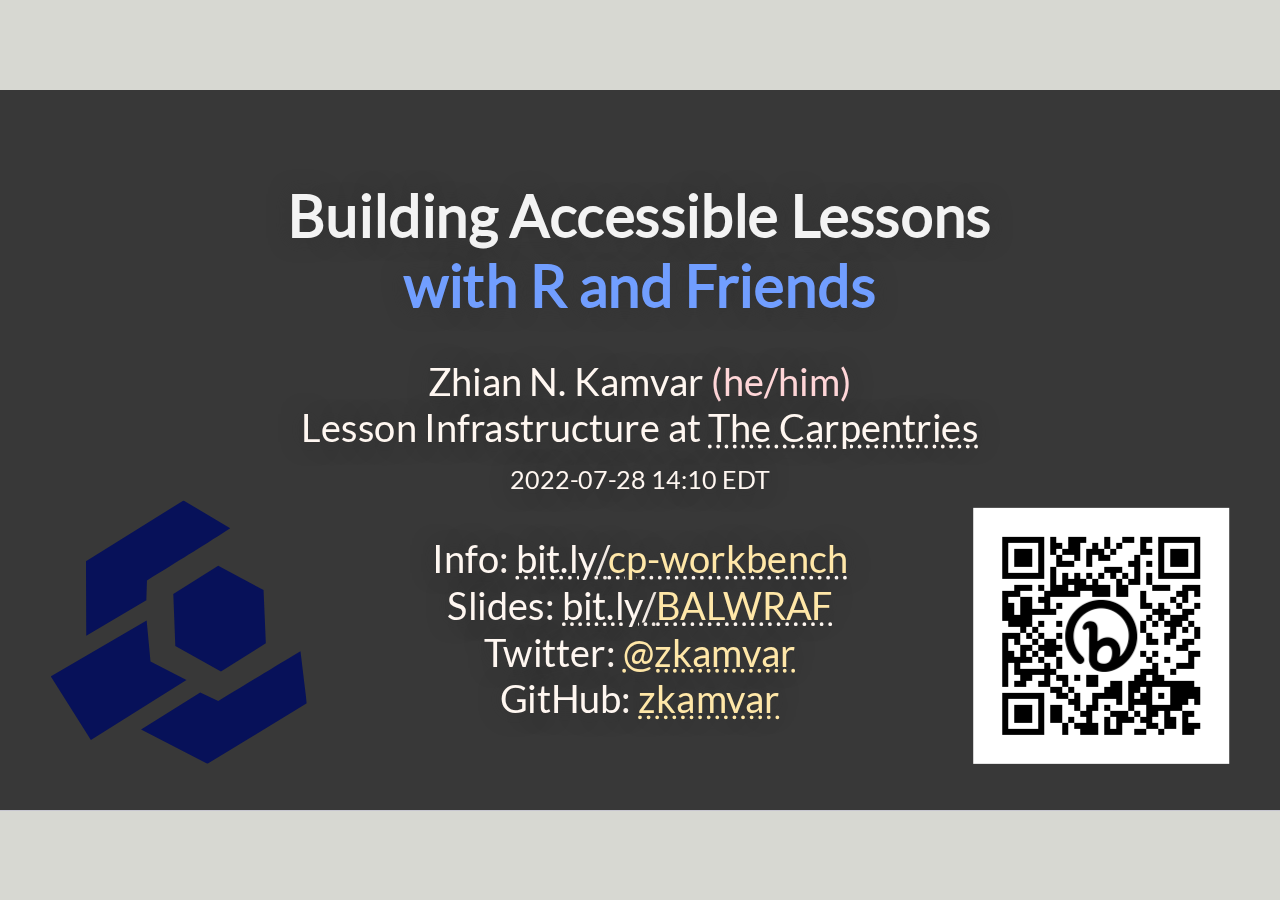
<file: kamvar-2022-r-friends.html>
<!DOCTYPE html>
<html lang="" xml:lang="">
  <head>
    <title>Building Accessible Lessons with R and Friends</title>
    <meta charset="utf-8" />
    <meta name="author" content="Zhian N. Kamvar (he/him)" />
    <script src="libs/header-attrs-2.14/header-attrs.js"></script>
    <link href="libs/remark-css-0.0.1/default.css" rel="stylesheet" />
    <link rel="stylesheet" href="znk.css" type="text/css" />
  </head>
  <body>
    <textarea id="source">


class: title-slide, inverse, center, middle

.title[# Building Accessible Lessons &lt;br&gt; .cp-pond[with R and Friends]]
.brain.author[
Zhian N. Kamvar .cp-wand[(he/him)]  &lt;br&gt; Lesson Infrastructure at [The Carpentries](https://carpentries.org/)&lt;br&gt;.smol-brain[2022-07-28 14:10 EDT]
]
.brain.institute[

Info: [bit.ly/.cp-dawn[cp-workbench]](https://bit.ly/cp-workbench)&lt;br&gt;Slides: [bit.ly/.cp-dawn[BALWRAF]](https://bit.ly/BALWRAF)&lt;br&gt;Twitter: .cp-dawn[[@zkamvar](https://twitter.com/zkamvar)]&lt;br&gt;GitHub: .cp-dawn[[zkamvar](https://twitter.com/zkamvar)]&lt;br&gt;


]

???

Hello, I'm Zhian Kamvar and I work on Lesson Infrastructure at The Carpentries.
I'm going to tell you two things: how you can use The Carpentries
Workbench to build accessible lessons, and how we used R to build the Workbench,
which allowed us to transform our lessons from looking like this

---

background-color: var(--cp-fog)
class: middle,center

![screenshot of the "Exploring Data Frames" episode from the "R for Reproducible Scientific Analysis" lesson from the Jekyll template. The website has a greenish-yellow "overview" block just below the header](img/styles-view.png)

???


To looking like this

---
background-color: var(--cp-software-light)
class: middle,center

![screenshot of the "Exploring Data Frames" episode form the "R for Reproducible Scientific Analysis" lesson from the Workbench template. This has a more modern look. There is a progress bar visible with 27% progress and a grey sidebar that lists the episodes in the lesson.](img/workbench-view.png)


???

---
background-color: var(--cp-buttercup)
class: center

.large-brain[Acknowledgements]

.brain[A]
Achintya Rao,
Aleksandra Nenadic,
Alison Presmanes Hill,
Alycia Crall,
Angela Li,
Athanasia Monika Mowinckel,
Angelique Trusler,
.brain[C]
Christina Koch,
Christophe Dervieux,
.brain[D]
Daniel Chen,
Danielle Sieh,
David Pérez-Suárez,
Dhavide Aruliah,
Drake Asberry,
.brain[E]
Emily de la Mettrie,
Eric Jankowski,
Erin Becker,
Eirini Zormpa,
Ezra Herman,
.brain[F]
Fan Du,
François Michonneau,
.brain[G]
Greg Wilson,
.brain[H]
Hadley Wickham,
Heather Turner,
.brain[I]
Ian Flores Siaca,
.brain[J]
J.J. Allaire,
James Sadler,
Jenny Bryan,
Jeroen Ooms,
Joel Nitta,
Jon Haitz Legarreta Gorroño,
Jon Wheeler,
Jonah Duckles,
Juan Fung,
Janetta Steyn,
Jamie Jamison,
Jennifer Stubbs,
.brain[K]
Karen Word,
Kari Jordan,
Kate Hertwick,
Kevin Ushey,
Kozo Nishida,
.brain[L]
Liane Newton,
Luis J. Villanueva,
.brain[M]
Maëlle Salmon,
Maneesha Sane,
Mateusz Kuzak,
Maxim Belkin,
Michael Culshaw-Maurer,
Michael Joseph,
.brain[N]
Naupaka Zimmerman,
Nischal Shrestha,
.brain[O]
Omar Khan,
.brain[P]
Philipp Matthias Schäfer,
.brain[R]
Robin Long,
.brain[S]
Sarah Brown,
Sarah Stevens,
Saranjeet Kaur,
Scott Chamberlain,
Shaun C. Gaynor,
Simon Christ,
Saba Ferdous,
Sher! Hurt,
.brain[T]
Toby Hodges,
Tracy Teal,
.brain[V]
Vini Salazar,
.brain[Y]
Yanina Bellini Saibene,
Yihui Xie    
![RStudio](img/rstudio-logo.svg) 
&amp;nbsp;
&amp;nbsp;
![R consortium](img/funder-rconsortium.svg) 
&amp;nbsp;
&amp;nbsp;
![Alfred P. Sloan Foundation](img/funder-sloan.svg)
&amp;nbsp;
&amp;nbsp;
![Gordon and Betty Moore Foundation](img/funder-moore.svg) 
&amp;nbsp;
&amp;nbsp;
![Chan Zuckerberg Initiative](img/funder-czi.svg) 

???

There are a lot of people and funding institutions that I need to thank
for supporting this work, and that can be a talk in and of itself. 

And in order for me to give this talk, you need to know who The Carpentries are
and before I get to that, I'm going to tell you a little story about myself.

---
background-color: var(--cp-buttercup)
class: center,middle

.pull-left[
![A selfie in a conference center hallway from the chest up of Zhian Kamvar with shaggy dark brown hair, thick black-rimmed oval glasses, a blue button down shirt, and a black bow tie with random white lines traversing it. 
He is wearing a green conference lanyard and a strap of a shoulder bag with a button on it is also visible. His face shows youthful exuberance as he smiles into the camera and holds up one hand much like agent Dale Cooper would do on the TV series 'Twin Peaks'](img/bb-zhi.jpg)]


???

Back in 2014, when I was a grad student, I wrote and ran my first workshop
teaching plant pathologists how to do population genetics in R (if you are
unfamiliar with population genetics in plant pathology, think 23 and me, 
but for mold).

--

.pull-right[
![A partially-illuminated workshop classroom from the back of the room. In the foreground are several people sitting at desks with laptops open, all showing the same RStudio window. There are coffee cups on the tables. In the background, Zhian Kamvar is wearing a bright blue polo shirt and checkered shorts as he reaches up and points to a twiggy-looking diagram (minimum spanning tree) displayed on the projector screen.](img/popgen.jpeg)
.credit[**photo credit: Sydney Everhart**]]

???

  - I knew a lot about popgen and plant pathology, but I knew next to nothing
    about inclusive teaching, live coding practices, or effective lesson
    development
  - Build website using RMarkdown, forced my collaborators to start using Git,
    fixed a lot of merge conflicts
  - Rebuilding the website was always a "close your eyes and hope it works"
    kinda process
  - We ran the workshop successfully at two conferences, but something was
    missing: we had no clue _what_ our workshop participants actually learned
    from it.
  - Here's the thing, my advisor had not taught for several years befor this,
    If I had a way to get support I needed, such as a template for a lesson that
    would guide me in narrative elements and formative assessment, I could have
    succeeded in understanding what people learned from the workshop.
    I know now that the carpentries is a community that provides that support
    and gives people a safe space to grow and improve their teaching.

---

background-color: var(--cp-general-light)
background-image: url("img/carpentries-full-logo.svg")
background-size: 75% 
background-position: 50% 33%
class: center, bottom

.visually-hidden[Image: The Carpentries Logo]
.cp-fire.brain[
**spreading data science skills    
to researchers around the globe**
&lt;br&gt;
&lt;br&gt;
&lt;br&gt;
&lt;br&gt;

]


???

The Carpentries is a global organization whose mission is to spread data science
skills to researchers around the globe, thus democratizing access to data.

We do this by building and fostering communities of practice

---

background-color: var(--cp-general-light)
class: center, middle

![Carpentries group shot of &gt; 50 people modelling the carpentries logo
by raising their arms and tilting 45 degrees to the left](img/community.jpg)
.credit[**photo credit: Bérénice Batut**]

???

The Carpentries community is made up of volunteers who are trained in and
dedicated to evidence-based teaching practices. This includes not only
instructors, but instructor trainers, and lesson maintainers as well. We may all
come from different backgrounds, but we come together through our core values


---
background-color: var(--cp-general-light)
class:center,middle

.pull-left[
.large-brain.cp-midnight[.cp-lake.brain[(Motivation)] **We are...**]    
.brain[
.cp-fire[**Always Learning**]    
Inclusive of All    
]]

--

.pull-right[
.large-brain[.c-blue[.cp-lake.brain[(Practice)] **We...**]]  
.brain[
  Act Openly     
  .cp-fire[**Empower One Another**]    
  Value All Contributions
]
]

--

.center[
.large-brain[.c-blue[.cp-lake.brain[(Goals)] **We champion...**]]   
.brain[
.c-red[**People First**]    
Access for All    
Community Collaboration    
Strength Through Diversity
]]

???

And for the last decade, we have shown that by acting on these values, we can
achieve so much. 

---
background-color: var(--cp-general-light)
background-image: url("img/map.svg")
background-size: 100%

.visually-hidden[
A world map with several countries shaded in progressively darker shades of blue
representing the number of workshops taught in each country since 2012. Every
continent on the globe has several countries in which workshops have been taught.
The lightest shade is Antarctica, representing 1 workshop, and the darkest is
the USA
]

???

Since 2012  we have run 
 - &gt;3,500 workshops in 
 - &gt;60 countries and trained 
 - &gt;3,900 volunteer instructors to deliver our 
 - 45 collaboratively developed, open lessons to 
 - &gt;80,000 novice learners at our 
 - &gt;90 member sites.

This is all achieved because, when we teach workshops, we never teach alone.

---
background-color: var(--cp-general-light)
class: center, middle

![Action figures in a workshop with a lead instructor on the left standing at a podium with The Carpentries logo and a laptop, gesturing to her computer scren projected behind her. There are four learners and two helpers in the audience who all have varying races, abilities, and ages.](img/never-teach-alone.jpeg)&lt;br&gt;
.credit[**photo credit: Karen Word**]

???

When you teach a workshop for the first time, there is always at least one other
instructor who has taught this workshop before who can give you support. And
there are ALWAYS workshops that you can teach thanks to the efforts of the (soon
to be) Dr. SherAaron Hurt, our Director of Workshops. 


Workshops and continued learning only possible through open-source and
open-licensed lesson materials freely available on GitHub

---
background-color: var(--cp-general-light)
background-image: url("img/styles-github.png")
background-size: 100%
class: center, middle

.visually-hidden[
Image: Screenshot of the python-novice-inflammation GitHub repository in the
SWCarpentry organisation. It shows 2,585 commits, 249 stars, and 708 forks. 
]


???

And it is these lesson materials that I want to focus the rest of my talk
because, over the years, we have noticed that our core values have not been
well-reflected in our lesson infrastructure.

These lessons have a long history in how they were built, originally being
written in pure HTML, but as it stands now, they are built using Jekyll.

---
class: inverse, center, middle

.galaxy-brain.cp-wand[Jekyll]

.brain.cp-dawn[GitHub's Default Site Generator]

???

And I want to pause here and do a bit of audience participation. I'm going to
ask you some questions, and if the answer is "yes", clap twice. Okay? Ready?

---
class: inverse, center, middle

.galaxy-brain[
If you have ever    
used Jekyll...

.cp-golden[Clap Twice]
]

---
class: inverse, center, middle

.galaxy-brain[
If you have ever     
.cp-pond[uttered a curse word]    
while using Jekyll...


.cp-golden[Clap Twice]
]

---
class: inverse, center, middle

.galaxy-brain[
If you have ever     
.cp-fire[wanted to set your laptop on 🔥]    
while using Jekyll...

.cp-golden[.brain[please] Clap Twice]
]


---
class: inverse, middle

.brain[
`$ brew install ruby`    
`$ brew info ruby`     
`$ gem install jekyll bundler`    
`$ jekyll serve`    
.cp-fire[`ERROR: command 'jekyll' not found`] .cp-golden[(ㅠ\_ㅠ)]    
`$ bundle exec jekyll serve`    
.cp-fire[`ERROR: missing dependencies`] .cp-golden[(屮ﾟДﾟ)屮]    
`$ bundle install`    
.cp-fire[`ERROR: compilation failed for nokogiri`]    
.cp-golden[(╯°□°）╯︵ ┻━┻]

]

???

Over the last few years, we began to notice that our infrastructure was still
serving as a barrier. People were intimidated by the folder structure and the
toolchain used to build the lessons. In short, it was not easy to use.

---
class: inverse, middle, center

![Meme of Wendy from the animated Peter Pan smiling and slowly blinking. The Caption says "*internally screaming*"](img/screaming.gif)

???

In 2020, I was hired to re-imagine the lesson infrastructure from the ground up 


---
background-color: var(--cp-mist)
class: middle, center

![Diagram of a workflow with five nodes: the nodes on the left are of a lesson author at their laptop looking happy with an idea lightbulb illuminated. Below them is an R markdown document. The middle node says tools. The nodes on the right are a markdown document and an HTML website. Information flows from left to right.](img/flow.svg)
???

We knew that we wanted a system to avoid having a lesson wrapped around a blog where the tools, the inputs and the outputs were kept separate.  
This lead to the creation of The Carpentries Workbench 
---
background-color: var(--cp-buttercup)
background-image: url("img/hex-collection.png"), url("img/blob-left.svg")
background-size: 50%, 55%
background-position: 92%, 95%
class: middle

.galaxy-brain.c-blue[
The    
Carpentries    
Workbench
]

.visually-hidden[
Image: three isomorphic hex stickers on over a buff-coloured blob. The three hex stickers (sandpaper, pegboard, and varnish) all look like little workshops with different stages of planning, shaping, and finishing a wooden version of the carpentries logo, which is a stylized wrench tightening a bolt that also looks like a person who is holding up their arms in a joyous cheer. 
]

???

It operates on a modular workflow that clearly separates source files from
derivatives and the tools needed to build them. 
Based on the design of the {pkgdown} package, it consists of three R packages
that provide control, validation, and styling for lessons based on carpentries
principles.

---
background-color: var(--cp-sky)
background-image: url("img/sandpaper.png")
background-size: 45%
class: bottom

&lt;img class='visually-hidden'
alt='The sandpaper isomorphic hex sticker which features a tiny workshop
containing an in-process carpentries logo being sanded with different grits of
sandpaper. In the workshop we see a red tool cabinet, a window, a table, 
and boards. There is a lonely little pile of sawdust in the corner.'
&gt;
.bottom.credit[**hex design: Omar Khan**]

???

Sandpaper is the package that you work with directly to build your lesson website
from markdown or RMarkdown.

---
background-color: var(--cp-dawn)
background-image: url("img/pegboard.png")
background-size: 45%
class: bottom

&lt;img class='visually-hidden'
alt='The pegboard isomorphic hex sticker which features a tiny workshop
containing a blueprint for the carpentries logo on a table. In the workshop we
also see a pegboard, a red tool cabinet, a window, and boards.'&gt;
.bottom.credit[**hex design: Omar Khan**]

???

Pegboard is running in the backend and provides pre-flight validation for your
lesson to ensure all of the markdown components make sense. 

---
background-color: var(--cp-wand)
background-image: url("img/varnish.png")
background-size: 45%
class: bottom

&lt;img class='visually-hidden' 
alt="The varnish isomorphic hex sticker which features a tiny workshop
containing a varnished carpentries logo with a paintbrush and different cans of
varnish on the floor next to it. In the workshop we see a red tool cabinet, 
a window, a table with cans of varnish, and boards."&gt;
.bottom.credit[**hex design: Omar Khan**]

???

Varnish comes in at the end and provides HTML, CSS, and JavaScript styling for
the website, and if you don't like it, you can create your own package. 

In our re-imaginging of the infrastructure, we utilized what I like to call
core-values driven design

---
background-color: var(--cp-sky)
class: center, middle

# Core Values Driven Design

.large-brain.cp-midnight.left[

people first


always learning &amp; access for all


empower one another
]

???

We used our core values to inform how we would redesign the infrastructure so
that it best served our community, and I'm going to highlight a few here. 

---
background-color: var(--cp-sky)
class: middle

.galaxy-brain[Champion **.cp-fire[People First]**]

???

Starting with our goal to Champion People First

We believe that the individuals who make up our community are the most important part of our organisation and our strongest resource.

When I was searching for a generator for our lessons, I looked for candidates
that would have plenty of onramps for beginners and ended up with R

---
background-color: var(--cp-buttercup)
class: center, middle


[![
Tweet from @yabellini with 97 likes on May 8, 2022 that reads, "Some people laugh when I
Tell them that R's best feature as language is its community.
But I'm very serious. Especially @RLadiesGlobal has been such a positive
agent of change for so many people."
This tweet quotes a tweet from @gvwilson that links to his post about
positive and negative openness: https://third-bit.com/2019/05/11/positive-and-negative-openness/
](img/r-community-tweet.png)](https://twitter.com/yabellini/status/1523268802653212672)

???

R is just chock-full of welcoming communities, which you all probably have felt
at this very conference and it only makes sense that we would want to support a
language that has a supportive community. 

---
background-color: var(--cp-sky)
class: middle

.galaxy-brain[Champion **.cp-fire[People First]**]    
.cp-black.large-brain[*instructor notes*]

???

Of course, the workbench stands out in another way. 

---
background-color: var(--cp-buttercup)
class: center,middle

.brain[`lesson-website.url/episode`]

![screen shot of lesson web page that contains a section of a lesson called "Mutate" which instructs learners how to use the `mutate()` function to create a new variable for weight in kilograms.](img/no-instructor-note.png)


???

Thinking about the lesson contents themselves, another way we have championed
people first is to virtually increase the number of instructors you teach with. Sometimes, you need extra tips for working with the lessons in the context of teaching a lesson, such as this situation here. 


---
background-color: var(--cp-buttercup)
class: middle

```r
surveys |&gt;
  mutate(weight_kg = weight / 1000)
```
.center[
![Zoomed-in R Studio console window showing the output of a tibble with 14 
columns, 7 of which are not shown. The columns "weight" and "weight_kg" are
among the columns not shown](img/example-mutate.png)
]

???

When you display a wide tibble on a zoomed-in RStudio screen, it's difficult to
discern where the "weight" columns are and throws a bit of chaos into the
teaching.

But, by incorporating in-line instructor notes into the lessons, experienced
instructors can communicate with other instructors through time. 

---
background-color: var(--cp-buttercup)
class: center,middle

.brain[`lesson-website.url/episode`.cp-lake[`/instructor`]]

![screen shot of lesson web page that contains an in-line instructor note that is grey with a magenta square with a pencil icon to the left of the heading. The note reads "While working with the example for mutate(), it is difficult to see the "weight" columns on a zoomed in RStudio screen. (in bold) Including a select() command to select the columns "weight_kg" and "weight_lb" makes it easier to view how the "weight" columns are changed.](img/instructor-note.png)

???

And you have a chance to change your approach

---
background-color: var(--cp-buttercup)
class: middle
```r
surveys |&gt; 
  mutate(weight_kg = weight / 1000) |&gt;
* select(weight, weight_kg)
```
.center[
![Zoomed-in R Studio console window showing the output of a tibble with two 
columns: "weight_kg" and "weight" showing several missing rows, but the 9th
row shows a weight of 218 and weight_kg of 0.218](img/example-mutate-select.png)
]


---
background-color: var(--cp-sky)
class: middle

.galaxy-brain[Champion **.cp-fire[People First]**]    
.cp-black.large-brain[*automation*]

???

Finally, the workbench centers people first by avoiding "this works on my
machine" arguments.

---
background-color: var(--cp-buttercup)
class: middle, center

![screenshot of github issue title that says "Major HTML rendering errors in multiple episodes" with the rest of the issue blurred out](img/major-errors.png)

???

A common situation encountered used to be be package updates causing errors in
our lessons. 

---
background-color: var(--cp-buttercup)
class: middle
.pull-left.middle[
```r
library(sandpaper)

use_package_cache()

manage_deps()
```
]

.pull-right[
![renv package hex logo](img/renv-hex.svg)
]
???

The workbench uses {renv} in the background for R lessons so that they come with
batteries included. Importantly, when developing a lesson, you do not need to
know how to use {renv} to work with the lesson.

And this really ties in with the next set of core values. 

---
background-color: var(--cp-sky)
class: middle

.galaxy-brain[
We Champion .cp-fire[**Access for All**]

We are .cp-fire[**Always Learning**]
]
???

---
background-color: var(--cp-buttercup)
background-image: url("img/pr-text-diff.png")
background-size: 100%
class: center, middle

&lt;img class='visually-hidden'
alt='a diff on GitHub showing a pie plot being modified. The colours have been
modified from "deepskyblue", "yellow", and "yellow3" to "royalblue4", "wheat3",
and "wheat4"'&gt;



???

Access for all means that you are not limited by what you can install in order
to work with and evaluate contributions to your lesson. 

Pull requests are great for showing you what's changed in your lesson,
but when you are working with R Markdown you want to be able to see the results
and you want to make sure there are no unexpected side-effects.


---
background-color: var(--cp-buttercup)
background-image: linear-gradient(rgba(255, 247, 241, 0.5), rgba(255, 247, 241, 0.5)), url("img/pr-text-diff.png")
background-size: 100%
class: center, middle

![A side-by-side diff of an image on GitHub. On the left is the original image of a pie chart that looks like a pyramid with blue sky in the background. On the right is the same pie chart, but stylized to look like a pyramid at night with darker colours.](img/pr-diff.png)


???

pull request rendering of markdown intermediate outputs allows contributors to
inspect R code changes before they become live regardless of whether or not they
have access to their computer. 

---
background-color: var(--cp-buttercup)
background-image: url('img/warnings.png')
background-size: 100%
class: center, middle


&lt;img class='visually-hidden' 
alt="Screenshot of GitHub diff from a pull request showing check warnings from
GitHub Actions. Red arrows highlight the two warnings: a warning on line 116
showing that an image with the caption 'I &lt;3 kittens' is  missing alt-text, and
on line 117 showing that a link has uninformative text (this link)."&gt;

???

With the workbench we want to make sure to set people up for success and
{pegboard}'s pre-flight validation allows us to alert lesson contributors
early when they have inaccessible elements in their lessons.

---
background-color: var(--cp-buttercup)
background-image: url('img/warning-ohno.png')
background-size: 100%
class: center, middle


&lt;img class='visually-hidden' 
alt="Same screenshot as previous image, but now a circle with my face looking at
the warnings appears. I am clearly shocked that I forgot to include alt-text and
descriptive links."&gt;

???

And this is how we acknowledge that lesson contributors are always learning. 
Mistakes happen and there should always be clear pathways to correct them with
no shame. 

---
background-color: var(--cp-sky)
class: middle

.galaxy-brain[
We Champion .cp-fire[**Access for All**]

We are .cp-fire[**Always Learning**]
]

???

And we reflect this always learning core value in our lesson infrastructure
itself.

---
background-color: var(--cp-buttercup)
background-image: url("img/pink-elephant.jpg")
background-size: 110%
class: bottom
.credit[[photo credit: Chuck Coker](https://www.flickr.com/photos/caveman_92223/7087874575)]

???
I'm going to mention the pink elephant in the room here: we do not use quarto... yet. 

And while the workbench is not the fastest system in the world, I've made it modular in design so that we can leverage engines like quarto in the future. 

---
background-color: var(--cp-sky)
class: middle

.galaxy-brain[
We .cp-fire[**Empower One Another**]
]
???

The funny thing about all of our values is that they all end up supporting each
other in one way or another. The workbench was designed based on our values to
support the need that we have in our community. 

---
background-color: var(--cp-buttercup)
class: center,middle

![Stacked area chart of Carpentries Lessons from 2015 to present day showing a total of 168 lessons combined in the lesson programs of The Carpentries Incubator, Library Carpentry, Data Carpentry, and Software Carpentry. The vast majority of the lessons are in the Incubator](img/lesson-growth.png)

???
As of the end of July, we have 168 lessons available through The Carpentries.

The vast majority are through our community lessons initiative called The
Carpentries Incubator

---
background-color: var(--cp-buttercup)
class: center,middle

&lt;img src="img/incubator-logo.svg", alt="" height=200&gt;
&lt;br&gt;
&lt;br&gt;
&lt;br&gt;

.galaxy-brain[**The Carpentries Incubator**]    
.large-brain[Design. Develop. Teach. Reflect. Repeat.]

???

This is a place where you can work with the community to design, develop, teach,
and forge a path towards peer review of your lesson. 


---
background-color: var(--cp-sky)
class: center,middle

# Don't Take It From Me!

---
background-color: var(--cp-buttercup)
background-image: url("img/saba.jpg")
background-position: -95% 50%
background-size: 75%
class: center, middle


.pull-right[
## Saba Ferdous
.brain[Associate Lecturer, UCL]
&lt;br&gt;
.brain[Learn To Discover]
.cp-fire.brain[
&gt; It was **very trivial and efficient** to \[write custom lessons\] in The Carpentries Workbench
]
&lt;https://learntodiscover.github.io/Basic_Python&gt;
]

---
background-color: var(--cp-buttercup)
background-image: url("img/toby.png")
background-position: 5% 50%
background-size: 50%
class: center, middle


.pull-right[
## Toby Hodges
.brain[Curriculum Lead    
The Carpentries]
.cp-fire.brain[
&gt; **The Workbench has made it easier** for people to write, maintain, 
and teach lessons, in many different ways---sometimes quite profoundly
]
]

---
background-color: var(--cp-buttercup)
background-image: url("img/sarah.png")
background-position: 5% 50%
background-size: 40%
class: center, middle


.pull-right[
## Sarah Stevens
.brain[Data Science Facilitator    
UW Madison]
.cp-fire.brain[
&gt; I'm really excited to be able to rely on the workbench's **accessibility features**.
]
]

---
background-color: var(--cp-buttercup)
background-image: url("img/francois.png")
background-position: 5% 50%
background-size: 50%
class: center, middle


.pull-right[
## François Michonneau
.brain[Best Manager Ever]
.cp-fire.brain[
&gt; You only have to focus on writing the content and **The Workbench takes care of the rest**.
]
]

---
background-color: var(--cp-buttercup)
background-image: url("img/new-lesson-qr.png")
background-position: 5% 5%
class: middle, center


.large-brain[
&lt;img src='img/GitHub-Mark-64px.png' alt=''&gt; [bit.ly/.cp-fire[new-lesson-rmd]](https://bit.ly/new-lesson-rmd)

Now you can build your    
Accessible Lesson with R
]


--

.galaxy-brain[
...but what about .cp-lake[Friends]?
]

???

If our values inspire you, why not join our community?

---
background-color: var(--cp-general-light)
class: center, middle

.galaxy-brain.cp-red[Get Involved!]

---
background-color: var(--cp-general-light)
class: middle, center

.large-brain[
.cp-fire[**Donate!**]:    
[bit.ly/.cp-lake[**support-the-carpentries**]](https://bit.ly/support-the-carpentries)
]
&lt;hr&gt;
.pull-left.large-brain.cp-midnight[
&lt;br&gt;
Become an .cp-fire[[**Instructor**](https://carpentries.org/become-instructor/)]
&lt;br&gt;
&lt;br&gt;

Become a .cp-fire[**Maintainer**]
]
.pull-right.large-brain.cp-midnight[
Teach, create, contribute to, or review a lesson!

Enroll a [.cp-fire[Member Organisation]](https://carpentries.org/membership/)
]


---
background-color: var(--cp-general-light)
background-image: url(img/carpentrycon2022.png),url("img/carpentries-logo.svg"), url("img/talk-qr.png")
background-size: 55%, 16%, 16%
background-position: 50% 5%, 2.5% 90%, 97.5% 90%
class: bottom, center, large-brain
&lt;img class="visually-hidden"
alt="Registration is now open for CarpentryCon 2022: Expanding Data Frontiers happening 1-12 August 2022!"&gt;
[bit.ly/.cp-lake[**cc-at-home-a11y-fund**]](https://bit.ly/cc-at-home-a11y-fund)    
[https://.cp-lake[**2022.carpentrycon.org/**]](https://2022.carpentrycon.org/)

&lt;hr&gt;
Info: [.cp-black[bit.ly/]**cp-workbench**](https://bit.ly/cp-workbench)&lt;br&gt;
Slides: [.cp-black[bit.ly/]**BALWRAF**](https://bit.ly/BALWRAF)&lt;br&gt;
Twitter: .cp-black[[**@zkamvar**](https://twitter.com/zkamvar)]&lt;br&gt;


    </textarea>
<style data-target="print-only">@media screen {.remark-slide-container{display:block;}.remark-slide-scaler{box-shadow:none;}}</style>
<script src="libs/remark-latest.min.js"></script>
<script>var slideshow = remark.create({
"ratio": "16:9",
"highlightStyle": "github",
"highlightLines": true,
"countIncrementalSlides": false,
"slideNumberFormat": ""
});
if (window.HTMLWidgets) slideshow.on('afterShowSlide', function (slide) {
  window.dispatchEvent(new Event('resize'));
});
(function(d) {
  var s = d.createElement("style"), r = d.querySelector(".remark-slide-scaler");
  if (!r) return;
  s.type = "text/css"; s.innerHTML = "@page {size: " + r.style.width + " " + r.style.height +"; }";
  d.head.appendChild(s);
})(document);

(function(d) {
  var el = d.getElementsByClassName("remark-slides-area");
  if (!el) return;
  var slide, slides = slideshow.getSlides(), els = el[0].children;
  for (var i = 1; i < slides.length; i++) {
    slide = slides[i];
    if (slide.properties.continued === "true" || slide.properties.count === "false") {
      els[i - 1].className += ' has-continuation';
    }
  }
  var s = d.createElement("style");
  s.type = "text/css"; s.innerHTML = "@media print { .has-continuation { display: none; } }";
  d.head.appendChild(s);
})(document);
// delete the temporary CSS (for displaying all slides initially) when the user
// starts to view slides
(function() {
  var deleted = false;
  slideshow.on('beforeShowSlide', function(slide) {
    if (deleted) return;
    var sheets = document.styleSheets, node;
    for (var i = 0; i < sheets.length; i++) {
      node = sheets[i].ownerNode;
      if (node.dataset["target"] !== "print-only") continue;
      node.parentNode.removeChild(node);
    }
    deleted = true;
  });
})();
// add `data-at-shortcutkeys` attribute to <body> to resolve conflicts with JAWS
// screen reader (see PR #262)
(function(d) {
  let res = {};
  d.querySelectorAll('.remark-help-content table tr').forEach(tr => {
    const t = tr.querySelector('td:nth-child(2)').innerText;
    tr.querySelectorAll('td:first-child .key').forEach(key => {
      const k = key.innerText;
      if (/^[a-z]$/.test(k)) res[k] = t;  // must be a single letter (key)
    });
  });
  d.body.setAttribute('data-at-shortcutkeys', JSON.stringify(res));
})(document);
(function() {
  "use strict"
  // Replace <script> tags in slides area to make them executable
  var scripts = document.querySelectorAll(
    '.remark-slides-area .remark-slide-container script'
  );
  if (!scripts.length) return;
  for (var i = 0; i < scripts.length; i++) {
    var s = document.createElement('script');
    var code = document.createTextNode(scripts[i].textContent);
    s.appendChild(code);
    var scriptAttrs = scripts[i].attributes;
    for (var j = 0; j < scriptAttrs.length; j++) {
      s.setAttribute(scriptAttrs[j].name, scriptAttrs[j].value);
    }
    scripts[i].parentElement.replaceChild(s, scripts[i]);
  }
})();
(function() {
  var links = document.getElementsByTagName('a');
  for (var i = 0; i < links.length; i++) {
    if (/^(https?:)?\/\//.test(links[i].getAttribute('href'))) {
      links[i].target = '_blank';
    }
  }
})();
// adds .remark-code-has-line-highlighted class to <pre> parent elements
// of code chunks containing highlighted lines with class .remark-code-line-highlighted
(function(d) {
  const hlines = d.querySelectorAll('.remark-code-line-highlighted');
  const preParents = [];
  const findPreParent = function(line, p = 0) {
    if (p > 1) return null; // traverse up no further than grandparent
    const el = line.parentElement;
    return el.tagName === "PRE" ? el : findPreParent(el, ++p);
  };

  for (let line of hlines) {
    let pre = findPreParent(line);
    if (pre && !preParents.includes(pre)) preParents.push(pre);
  }
  preParents.forEach(p => p.classList.add("remark-code-has-line-highlighted"));
})(document);</script>

<script>
slideshow._releaseMath = function(el) {
  var i, text, code, codes = el.getElementsByTagName('code');
  for (i = 0; i < codes.length;) {
    code = codes[i];
    if (code.parentNode.tagName !== 'PRE' && code.childElementCount === 0) {
      text = code.textContent;
      if (/^\\\((.|\s)+\\\)$/.test(text) || /^\\\[(.|\s)+\\\]$/.test(text) ||
          /^\$\$(.|\s)+\$\$$/.test(text) ||
          /^\\begin\{([^}]+)\}(.|\s)+\\end\{[^}]+\}$/.test(text)) {
        code.outerHTML = code.innerHTML;  // remove <code></code>
        continue;
      }
    }
    i++;
  }
};
slideshow._releaseMath(document);
</script>
<!-- dynamically load mathjax for compatibility with self-contained -->
<script>
(function () {
  var script = document.createElement('script');
  script.type = 'text/javascript';
  script.src  = 'https://mathjax.rstudio.com/latest/MathJax.js?config=TeX-MML-AM_CHTML';
  if (location.protocol !== 'file:' && /^https?:/.test(script.src))
    script.src  = script.src.replace(/^https?:/, '');
  document.getElementsByTagName('head')[0].appendChild(script);
})();
</script>
  </body>
</html>
</file>
<file: libs/remark-css-0.0.1/default.css>
a, a > code {
  color: rgb(249, 38, 114);
  text-decoration: none;
}
.footnote {
  position: absolute;
  bottom: 3em;
  padding-right: 4em;
  font-size: 90%;
}
.remark-code-line-highlighted     { background-color: #ffff88; }

.inverse {
  background-color: #272822;
  color: #d6d6d6;
  text-shadow: 0 0 20px #333;
}
.inverse h1, .inverse h2, .inverse h3 {
  color: #f3f3f3;
}
/* Two-column layout */
.left-column {
  color: #777;
  width: 20%;
  height: 92%;
  float: left;
}
.left-column h2:last-of-type, .left-column h3:last-child {
  color: #000;
}
.right-column {
  width: 75%;
  float: right;
  padding-top: 1em;
}
.pull-left {
  float: left;
  width: 47%;
}
.pull-right {
  float: right;
  width: 47%;
}
.pull-right + * {
  clear: both;
}
img, video, iframe {
  max-width: 100%;
}
blockquote {
  border-left: solid 5px lightgray;
  padding-left: 1em;
}
.remark-slide table {
  margin: auto;
  border-top: 1px solid #666;
  border-bottom: 1px solid #666;
}
.remark-slide table thead th { border-bottom: 1px solid #ddd; }
th, td { padding: 5px; }
.remark-slide thead, .remark-slide tfoot, .remark-slide tr:nth-child(even) { background: #eee }

@page { margin: 0; }
@media print {
  .remark-slide-scaler {
    width: 100% !important;
    height: 100% !important;
    transform: scale(1) !important;
    top: 0 !important;
    left: 0 !important;
  }
}
</file>
<file: znk.css>
/* carpentries colours */
:root {
  --cp-black: rgb(56, 56, 56);
  --cp-midnight: rgb(0, 20, 131,);
  --cp-fire: rgb(255, 73, 85);
  --cp-golden: rgb(255, 199, 0);
  --cp-buttercup: rgb(255, 247, 241);
  --cp-general: rgb(8, 20, 87);
  --cp-general-light: rgb(227, 230, 252);
  --cp-data: rgb(32, 89, 89);
  --cp-data-light: rgb(64, 174, 173);
  --cp-software: rgb(32, 20, 52);
  --cp-software-light: rgb(210, 189, 242);
  --cp-library: rgb(164, 5, 14);
  --cp-library-light: rgb(249, 150, 151);
  --cp-lake: rgb(0, 68, 215);
  --cp-pond: rgb(113, 158, 255);
  --cp-sky: rgb(230, 241, 255);
  --cp-dew: rgb(245, 248, 255);
  --cp-fog: rgb(230, 234, 240);
  --cp-mist: rgb(230, 238, 248);
  --cp-sunrise: rgb(252, 117, 126);
  --cp-wand: rgb(255, 214, 216);
  --cp-dawn: rgb(255, 231, 168);
}
/* lato-regular - latin */
@font-face {
  font-family: 'Lato';
  font-style: normal;
  font-weight: 400;
  src: url('fonts/lato-v23-latin-regular.eot'); /* IE9 Compat Modes */
  src: local(''),
       url('fonts/lato-v23-latin-regular.eot?#iefix') format('embedded-opentype'), /* IE6-IE8 */
       url('fonts/lato-v23-latin-regular.woff2') format('woff2'), /* Super Modern Browsers */
       url('fonts/lato-v23-latin-regular.woff') format('woff'), /* Modern Browsers */
       url('fonts/lato-v23-latin-regular.ttf') format('truetype'), /* Safari, Android, iOS */
       url('fonts/lato-v23-latin-regular.svg#Lato') format('svg'); /* Legacy iOS */
}
/* lato-italic - latin */
@font-face {
  font-family: 'Lato Italic';
  font-style: italic;
  font-weight: 400;
  src: url('fonts/lato-v23-latin-italic.eot'); /* IE9 Compat Modes */
  src: local(''),
       url('fonts/lato-v23-latin-italic.eot?#iefix') format('embedded-opentype'), /* IE6-IE8 */
       url('fonts/lato-v23-latin-italic.woff2') format('woff2'), /* Super Modern Browsers */
       url('fonts/lato-v23-latin-italic.woff') format('woff'), /* Modern Browsers */
       url('fonts/lato-v23-latin-italic.ttf') format('truetype'), /* Safari, Android, iOS */
       url('fonts/lato-v23-latin-italic.svg#Lato') format('svg'); /* Legacy iOS */
}
/* lato-900 - latin */
@font-face {
  font-family: 'Lato Heavy';
  font-style: normal;
  font-weight: 900;
  src: url('fonts/lato-v23-latin-900.eot'); /* IE9 Compat Modes */
  src: local(''),
       url('fonts/lato-v23-latin-900.eot?#iefix') format('embedded-opentype'), /* IE6-IE8 */
       url('fonts/lato-v23-latin-900.woff2') format('woff2'), /* Super Modern Browsers */
       url('fonts/lato-v23-latin-900.woff') format('woff'), /* Modern Browsers */
       url('fonts/lato-v23-latin-900.ttf') format('truetype'), /* Safari, Android, iOS */
       url('fonts/lato-v23-latin-900.svg#Lato') format('svg'); /* Legacy iOS */
}
/* lato-900italic - latin */
@font-face {
  font-family: 'Lato Heavy Italic';
  font-style: italic;
  font-weight: 900;
  src: url('fonts/lato-v23-latin-900italic.eot'); /* IE9 Compat Modes */
  src: local(''),
       url('fonts/lato-v23-latin-900italic.eot?#iefix') format('embedded-opentype'), /* IE6-IE8 */
       url('fonts/lato-v23-latin-900italic.woff2') format('woff2'), /* Super Modern Browsers */
       url('fonts/lato-v23-latin-900italic.woff') format('woff'), /* Modern Browsers */
       url('fonts/lato-v23-latin-900italic.ttf') format('truetype'), /* Safari, Android, iOS */
       url('fonts/lato-v23-latin-900italic.svg#Lato') format('svg'); /* Legacy iOS */
}

body {
  font-family: "Lato";
}

h1, h2, h3 {
  font-family: "Lato";
  font-weight: 900;
}

img {
  max-height: 600px;
}

ul {
  line-height: 1.33em;
  list-style-type: "\1F44D"; // thumbs up sign
}

.grey {
  color: var(--cp-general);
}
.red {
  color: var(--cp-fire);
}

.credit {
  color: var(--cp-black);
  display: inline-block;
  background-color: var(--cp-dew);
  padding: 7px;
  text-align: center;
}
a {
  color: inherit;
  text-decoration: underline dotted;
}
.visually-hidden {
  /* Contain text within 1px box */
  height: 1px;
  overflow: hidden;
  width: 1px;
  /* Keep the layout */
  position: absolute;
  /* Remove any visible trace (e.g. background color) */
  clip: rect(1px 1px 1px 1px); /* IE6, IE7 */
  clip: rect(1px, 1px, 1px, 1px);
  clip-path: inset(50%); /* browsers in the future */
  /* Prevent the screen reader to skip spaces between words */
  white-space: nowrap;
}

.c-blue {
  color: var(--cp-midnight);
}

.c-red {
  color: var(--cp-fire);
}

.c-orange {
  color: var(--cp-golden);
}

.c-light-blue {
  color: var(--cp-general-light);
}

.smol-brain {
  font-family: "Lato";
  font-size: 24px;
}

.brain {
  font-family: "Lato";
  font-size: 36px;
}


.large-brain {
  font-family: "Lato";
  font-size: 48px;
}


.galaxy-brain {
  font-family: "Lato";
  font-size: 64px;
}

/*
https://bookdown.org/yihui/rmarkdown/xaringan-format.html#slides-and-properties
*/

.inverse {
  background-color: var(--cp-black);
  color: var(--cp-buttercup);
}

.title-slide {
  background-image: url("img/carpentries-logo.svg"), url("img/talk-qr.png");
  background-size: 20%;
  background-position: 5% 90%, 95% 90%;
}


.cp-black { color: rgb(56, 56, 56); }
.cp-midnight { color: rgb(0, 20, 131,); }
.cp-fire { color: rgb(255, 73, 85); }
.cp-golden { color: rgb(255, 199, 0); }
.cp-buttercup { color: rgb(255, 247, 241); }
.cp-general { color: rgb(8, 20, 87); }
.cp-general-light { color: rgb(227, 230, 252); }
.cp-data { color: rgb(32, 89, 89); }
.cp-data-light { color: rgb(64, 174, 173); }
.cp-software { color: rgb(32, 20, 52); }
.cp-software-light { color: rgb(210, 189, 242); }
.cp-library { color: rgb(164, 5, 14); }
.cp-library-light { color: rgb(249, 150, 151); }
.cp-lake { color: rgb(0, 68, 215); }
.cp-pond { color: rgb(113, 158, 255); }
.cp-sky { color: rgb(230, 241, 255); }
.cp-dew { color: rgb(245, 248, 255); }
.cp-fog { color: rgb(230, 234, 240); }
.cp-mist { color: rgb(230, 238, 248); }
.cp-sunrise { color: rgb(252, 117, 126); }
.cp-wand { color: rgb(255, 214, 216); }
.cp-dawn { color: rgb(255, 231, 168); }


/* https://css-tricks.com/snippets/css/simple-and-nice-blockquote-styling/ */
blockquote {
  background: var(--cp-sky);
  border-left: 10px solid var(--cp-pond);
  margin: 1.5em 10px;
  padding: 0.5em 10px;
  quotes: "\201C""\201D""\2018""\2019";
}
blockquote:before {
  color: var(--cp-pond);
  content: open-quote;
  font-size: 4em;
  line-height: 0.1em;
  margin-right: 0.25em;
  vertical-align: -0.4em;
}
blockquote p {
  display: inline;
  font-style: italic;
}

.remark-code {
  font-size: 36px;
}
</file>
